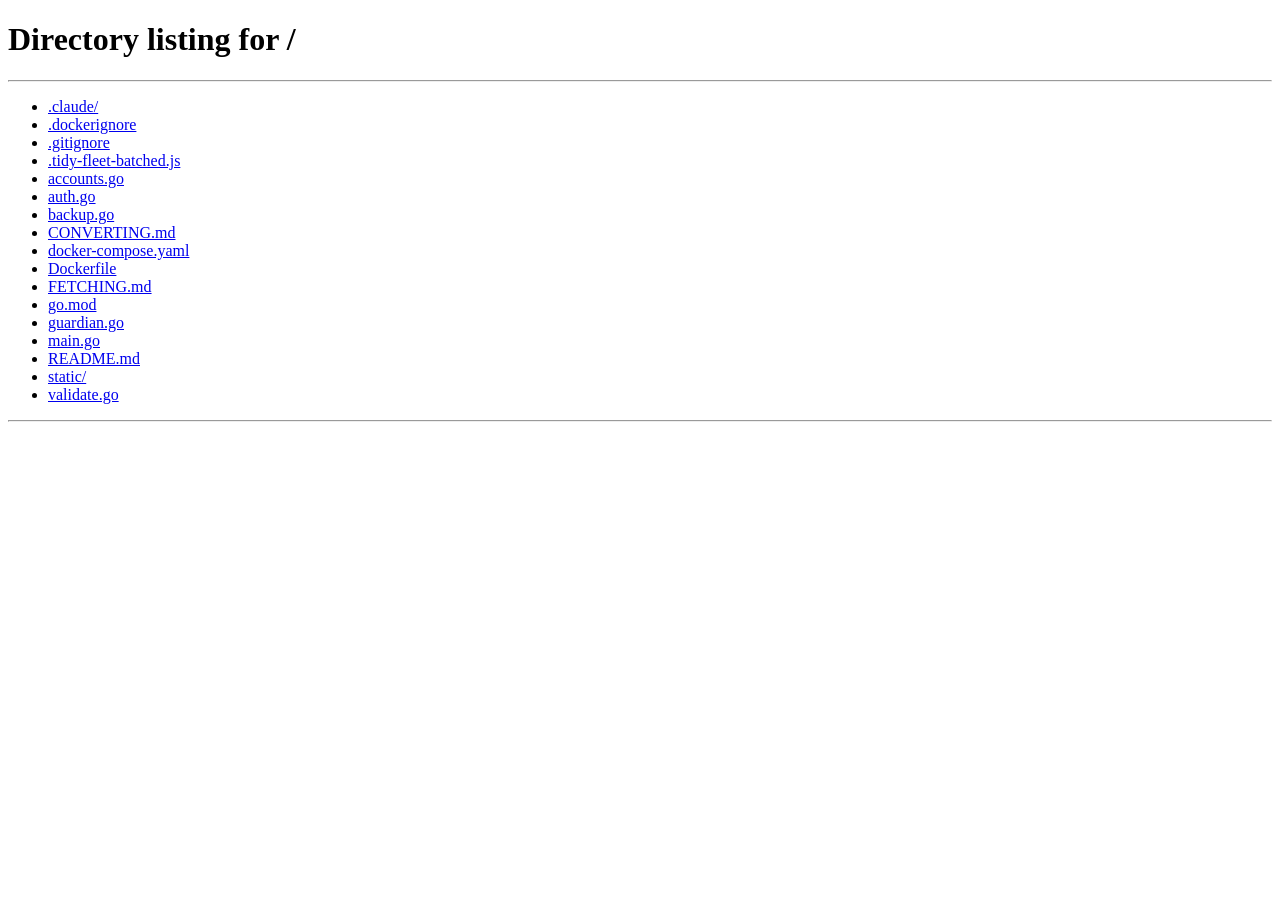
<file: static/cook.html>
<!doctype html>
<html lang="en">
<head>
<meta charset="utf-8">
<meta name="viewport" content="width=device-width, initial-scale=1">
<title>Cook — teatime</title>
<link rel="icon" href="/favicon.svg" type="image/svg+xml">
<link rel="apple-touch-icon" href="/apple-touch-icon.png">
<link rel="stylesheet" href="style.css">
</head>
<body class="editor-page cook-page">
<header class="topbar">
  <a class="brand" href="/">teatime</a>
  <span id="recipeTitle" class="title"></span>
  <span id="total"></span>
  <span class="spacer"></span>
  <div class="clocks">
    <span id="wallClock"></span>
    <span id="clock"></span>
  </div>
  <div class="actions">
    <button id="ingBtn" hidden>Ingredients</button>
    <button id="zoomOut" title="Zoom out">&minus;</button>
    <button id="zoomIn" title="Zoom in">+</button>
    <button id="resetBtn" class="danger" hidden>Reset</button>
    <button id="pauseBtn" hidden>Pause</button>
    <button id="startBtn" class="primary">Start cooking</button>
    <a id="editLink"><button>Edit</button></a>
  </div>
</header>
<main class="board">
  <div class="lanes-col">
    <div class="ruler-spacer"></div>
    <div id="laneNames"></div>
  </div>
  <div class="timeline">
    <div id="ruler"></div>
    <div id="rows"></div>
  </div>
</main>
<div id="cookedBar" hidden></div>
<section id="ingredients" hidden></section>
<div id="alarmbar" hidden></div>
<div id="pausePick" hidden>
  <div class="pause-card"></div>
</div>
<div id="overlay" hidden>
  <div id="bigstep"></div>
</div>
<script src="common.js"></script>
<script src="cook.js"></script>
</body>
</html>
</file>
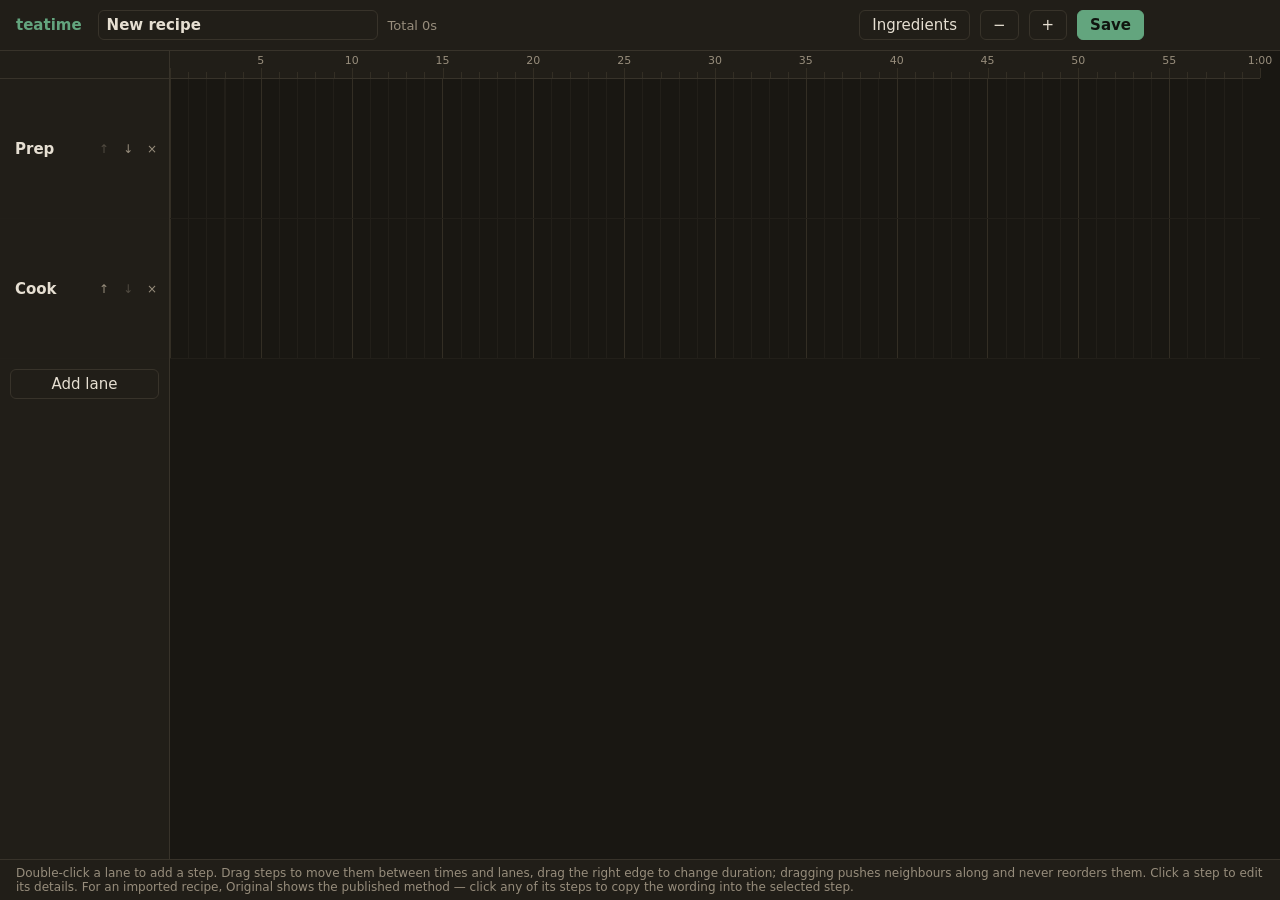
<file: static/editor.html>
<!doctype html>
<html lang="en">
<head>
<meta charset="utf-8">
<meta name="viewport" content="width=device-width, initial-scale=1">
<title>Recipe editor — teatime</title>
<link rel="icon" href="/favicon.svg" type="image/svg+xml">
<link rel="apple-touch-icon" href="/apple-touch-icon.png">
<link rel="stylesheet" href="style.css">
</head>
<body class="editor-page">
<header class="topbar">
  <a class="brand" href="/">teatime</a>
  <input id="recipeName" placeholder="Recipe name" value="New recipe">
  <span id="total"></span>
  <span class="spacer"></span>
  <button id="modeBtn">Ingredients</button>
  <button id="sourceBtn" hidden>Original</button>
  <button id="zoomOut" title="Zoom out">&minus;</button>
  <button id="zoomIn" title="Zoom in">+</button>
  <a id="cookLink" hidden><button>Cook</button></a>
  <button id="saveBtn" class="primary">Save</button>
  <span id="status"></span>
</header>
<main class="board">
  <div class="lanes-col">
    <div class="ruler-spacer"></div>
    <div id="laneNames"></div>
    <button id="addLane">Add lane</button>
  </div>
  <div class="timeline">
    <div id="ruler"></div>
    <div id="rows"></div>
  </div>
  <aside id="panel" hidden>
    <h2>Step</h2>
    <label>Name <input id="stepName"></label>
    <label>Starts at <input id="stepStart"></label>
    <label>Duration <input id="stepDur"></label>
    <label>Alarm
      <select id="stepAlarm">
        <option value="">None</option>
        <option value="start">When it starts</option>
        <option value="end">When it finishes</option>
        <option value="both">Both</option>
      </select>
    </label>
    <label>Instructions <textarea id="stepInstr" rows="10" placeholder="What to do during this step"></textarea></label>
    <button id="stepDelete" class="danger">Delete step</button>
  </aside>
  <aside id="sourcePanel" hidden></aside>
</main>
<section id="ingredientsEd" hidden>
  <label for="ingredientsText">Ingredients, one per line</label>
  <textarea id="ingredientsText" placeholder="2 tbsp olive oil&#10;1 onion, finely chopped"></textarea>
</section>
<footer class="hint">Double-click a lane to add a step. Drag steps to move them between times and lanes, drag the right edge to change duration; dragging pushes neighbours along and never reorders them. Click a step to edit its details. For an imported recipe, Original shows the published method — click any of its steps to copy the wording into the selected step.</footer>
<script src="common.js"></script>
<script src="editor.js"></script>
</body>
</html>
</file>
<file: static/style.css>
:root {
  color-scheme: dark;
  --bg: #191712;
  --surface: #211e18;
  --text: #e6dfd2;
  --muted: #978d7c;
  --border: #38332a;
  --accent: #63a57e;
  --accent-text: #10140f;
  --danger: #d0796c;
  --now: #d9694f;
  --star: #d8a63d;
  --grid: #221f19;
  --grid-strong: #332e24;
  --row-h: 56px;
  --ruler-h: 28px;
  --lanes-w: 170px;
}

* { box-sizing: border-box; }
[hidden] { display: none !important; }

body {
  margin: 0;
  font-family: system-ui, -apple-system, "Segoe UI", sans-serif;
  font-size: 15px;
  color: var(--text);
  background: var(--bg);
}

button {
  font: inherit;
  padding: 5px 12px;
  border: 1px solid var(--border);
  border-radius: 6px;
  background: var(--surface);
  color: var(--text);
  cursor: pointer;
}
button:hover { border-color: var(--muted); }
button:disabled { opacity: 0.4; cursor: default; }
button.primary { background: var(--accent); border-color: var(--accent); color: var(--accent-text); font-weight: 600; }
button.danger { color: var(--danger); }

input, textarea {
  font: inherit;
  padding: 5px 8px;
  border: 1px solid var(--border);
  border-radius: 6px;
  background: var(--surface);
  color: var(--text);
}
input:focus, textarea:focus { outline: 2px solid var(--accent); outline-offset: -1px; }

/* top bar; wraps into extra rows rather than pushing controls offscreen */
.topbar {
  display: flex;
  flex-wrap: wrap;
  align-items: center;
  gap: 6px 10px;
  padding: 10px 16px;
  background: var(--surface);
  border-bottom: 1px solid var(--border);
}
.topbar button { white-space: nowrap; }
/* button group: when it wraps, the spill-over row stays right-aligned */
.topbar .actions { display: flex; flex-wrap: wrap; justify-content: flex-end; gap: inherit; }
.topbar .brand {
  font-weight: 700;
  text-decoration: none;
  color: var(--accent);
  margin-right: 6px;
}
.topbar .title {
  font-weight: 600;
  min-width: 0;
  flex: 0 1 auto;
  white-space: nowrap;
  overflow: hidden;
  text-overflow: ellipsis;
}
.topbar .spacer { flex: 1; }
.topbar #status { color: var(--muted); font-size: 13px; min-width: 110px; }
.topbar #total { color: var(--muted); font-size: 13px; white-space: nowrap; }
.topbar .clocks { display: flex; flex-direction: column; align-items: flex-end; line-height: 1.25; }
.topbar #wallClock { font-size: 12px; color: var(--muted); font-variant-numeric: tabular-nums; }
.topbar #clock { font-variant-numeric: tabular-nums; color: var(--text); font-weight: 600; white-space: nowrap; }
.topbar a { text-decoration: none; }

/* home page */
.home {
  max-width: 1100px;
  margin: 30px auto;
  padding: 0 16px;
}
.home h2 {
  font-size: 13px;
  text-transform: uppercase;
  letter-spacing: 0.05em;
  color: var(--muted);
  margin: 26px 0 8px;
}
.searchbar { display: flex; flex-wrap: wrap; gap: 8px; }
.searchbar input { flex: 1 1 260px; padding: 9px 12px; font-size: 16px; min-width: 0; }
/* backup and restore, account panels */
.panel {
  margin: 40px 0 24px;
  padding: 14px 16px;
  background: var(--surface);
  border: 1px solid var(--border);
  border-radius: 8px;
}
.panel h2 { margin-top: 0; }
.backup-row {
  display: flex;
  flex-wrap: wrap;
  align-items: center;
  gap: 10px;
  margin-bottom: 10px;
}
.backup-note { color: var(--muted); font-size: 13px; margin: 0; }
.backup-mode { display: flex; align-items: center; gap: 6px; font-size: 13px; color: var(--muted); }
.backup-mode input { width: 16px; height: 16px; accent-color: var(--danger); }
#restoreFile { font-size: 13px; max-width: 100%; }

/* Guardian import progress */
#syncPanel {
  margin-top: 16px;
  background: var(--surface);
  border: 1px solid var(--border);
  border-left: 3px solid var(--accent);
  border-radius: 8px;
  padding: 12px 14px;
}
.sync-head { display: flex; align-items: center; gap: 12px; }
.sync-head strong { flex: 1; }
.sync-counts { margin: 6px 0 0; color: var(--muted); font-size: 13px; font-variant-numeric: tabular-nums; }
.sync-error { margin: 6px 0 0; color: var(--danger); font-size: 13px; }
.sync-bar {
  height: 6px;
  margin-top: 10px;
  border-radius: 3px;
  background: var(--grid-strong);
  overflow: hidden;
}
.sync-bar div { height: 100%; background: var(--accent); transition: width 0.3s ease-out; }
.sync-names {
  margin: 8px 0 0;
  padding-left: 18px;
  color: var(--muted);
  font-size: 13px;
  line-height: 1.5;
}
.empty { color: var(--muted); padding: 20px 0; }
#sentinel { height: 1px; }

/* small inline copy button beside a list heading */
.copy-btn {
  margin-left: 10px;
  padding: 2px 10px;
  font-size: 12px;
  text-transform: none;
  letter-spacing: normal;
  vertical-align: middle;
}

/* recipe / meal cards */
.grid {
  display: grid;
  grid-template-columns: repeat(auto-fill, minmax(230px, 1fr));
  gap: 12px;
  margin: 8px 0 4px;
}
.card {
  display: flex;
  flex-direction: column;
  align-items: stretch;
  gap: 8px;
  min-height: 118px;
  padding: 14px;
  text-align: left;
  font: inherit;
  background: var(--surface);
  border: 1px solid var(--border);
  border-radius: 10px;
  cursor: pointer;
}
.card { position: relative; }
.card:hover { border-color: var(--accent); }
.card:focus-visible { outline: 2px solid var(--accent); outline-offset: 2px; }
.card-star {
  position: absolute;
  top: 6px;
  right: 6px;
  border: none;
  background: none;
  padding: 2px 6px;
  font-size: 19px;
  line-height: 1;
  color: var(--muted);
}
.card-star:hover { color: var(--star); }
.card-star.on { color: var(--star); }
.card-title { padding-right: 26px; }
button.starred { border-color: var(--star); color: var(--star); }
.card-title { font-weight: 600; font-size: 16px; line-height: 1.25; }
.card-sub {
  flex: 1;
  font-size: 13px;
  color: var(--muted);
  line-height: 1.4;
  overflow: hidden;
  display: -webkit-box;
  -webkit-line-clamp: 3;
  line-clamp: 3;
  -webkit-box-orient: vertical;
}
.card-foot {
  display: flex;
  justify-content: space-between;
  gap: 8px;
  font-size: 12px;
  color: var(--muted);
  font-variant-numeric: tabular-nums;
}
.card-flag { color: var(--accent); }

/* manage page: cards that hold buttons rather than being one */
.card.static { cursor: default; }
.card.static:hover { border-color: var(--border); }
.card-actions { display: flex; flex-wrap: wrap; gap: 8px; margin-top: 2px; }

/* detail overlay */
#detail {
  position: fixed;
  inset: 0;
  z-index: 50;
  background: rgba(0, 0, 0, 0.6);
  display: flex;
  align-items: flex-start;
  justify-content: center;
  padding: 4vmin 16px;
  overflow-y: auto;
}
#detailCard {
  position: relative;
  width: min(100%, 640px);
  background: var(--surface);
  border: 1px solid var(--border);
  border-radius: 14px;
  padding: 24px;
  box-shadow: 0 20px 60px rgba(0, 0, 0, 0.55);
}
.detail-close {
  position: absolute;
  top: 10px;
  right: 10px;
  border: none;
  background: none;
  color: var(--muted);
  font-size: 24px;
  line-height: 1;
  padding: 4px 10px;
}
.detail-close:hover { color: var(--text); }
#detailCard h1 { font-size: 24px; margin: 0 0 4px; padding-right: 36px; }   /* clear of the close button */
#detailCard h2 {
  font-size: 12px;
  text-transform: uppercase;
  letter-spacing: 0.05em;
  color: var(--muted);
  margin: 22px 0 6px;
}
.detail-meta { color: var(--muted); font-size: 13px; margin: 0; font-variant-numeric: tabular-nums; }
.detail-desc { line-height: 1.5; }
.detail-actions {
  display: flex;
  flex-wrap: wrap;
  gap: 8px;
  margin: 18px 0;
  padding-bottom: 18px;
  border-bottom: 1px solid var(--border);
}
.detail-actions a { text-decoration: none; }
.detail-actions button { padding: 9px 18px; }
.detail-notes {
  background: var(--bg);
  border-left: 3px solid var(--accent);
  border-radius: 6px;
  padding: 2px 14px 12px;
  margin-top: 18px;
}
.detail-notes h2 { margin-top: 14px; color: var(--accent); }
.detail-notes p { margin: 0; line-height: 1.5; white-space: pre-wrap; }
.detail-list { margin: 0; padding-left: 20px; line-height: 1.6; }
.detail-list a { color: var(--accent); }
.detail-lane { margin: 4px 0; font-size: 14px; color: var(--muted); line-height: 1.5; }
.detail-lane strong { color: var(--text); }

/* meal builder */
#meal {
  margin-top: 20px;
  background: var(--surface);
  border: 1px solid var(--accent);
  border-radius: 8px;
  padding: 12px 14px;
}
#meal h2 { margin: 0 0 8px; }
#mealList { list-style: none; margin: 0 0 10px; padding: 0; }
#mealList li { display: flex; align-items: center; gap: 10px; padding: 4px 0; }
#mealList li span:first-child { flex: 1; font-weight: 600; }
#mealList .total { color: var(--muted); font-size: 13px; }
#mealList button { border: none; background: none; color: var(--muted); padding: 2px 6px; }
#mealList button:hover { color: var(--danger); }
.meal-actions { display: flex; align-items: center; gap: 8px; }
.meal-actions #mealTotal { flex: 1; color: var(--muted); font-size: 13px; }
.meal-actions a { text-decoration: none; }

/* board layout, shared by editor and cook pages */
.editor-page { display: flex; flex-direction: column; height: 100vh; overflow: hidden; }
.topbar #recipeName { width: 280px; font-weight: 600; }

.board {
  flex: 1;
  display: flex;
  min-height: 0;
}

.lanes-col {
  width: var(--lanes-w);
  flex-shrink: 0;
  border-right: 1px solid var(--border);
  background: var(--surface);
  display: flex;
  flex-direction: column;
  overflow-y: auto;
}
.ruler-spacer { height: var(--ruler-h); flex-shrink: 0; border-bottom: 1px solid var(--border); }
.lane-name {
  height: var(--row-h);
  flex-shrink: 0;
  display: flex;
  align-items: center;
  gap: 2px;
  padding: 0 6px;
  border-bottom: 1px solid var(--grid);
}
.lane-name input {
  flex: 1;
  min-width: 0;
  border-color: transparent;
  background: transparent;
  font-weight: 600;
}
.lane-name input:hover, .lane-name input:focus { border-color: var(--border); background: var(--surface); }
.lane-name .lane-label { font-weight: 600; padding: 0 4px; }
.lane-text { display: flex; flex-direction: column; min-width: 0; overflow: hidden; }
.lane-text .lane-label { padding: 0; line-height: 1.25; }
.lane-text .lane-sub {
  font-size: 11px;
  color: var(--muted);
  line-height: 1.25;
  white-space: nowrap;
  overflow: hidden;
  text-overflow: ellipsis;
}
.lane-name button {
  padding: 2px 6px;
  border: none;
  background: none;
  color: var(--muted);
  font-size: 12px;
}
.lane-name button:hover { color: var(--text); }
#addLane { margin: 10px; }

.timeline {
  flex: 1;
  overflow: auto;
  position: relative;
}
#ruler {
  position: sticky;
  top: 0;
  z-index: 3;
  height: var(--ruler-h);
  background: var(--surface);
  border-bottom: 1px solid var(--border);
}
#ruler .tick {
  position: absolute;
  bottom: 0;
  width: 1px;
  height: 6px;
  background: var(--grid-strong);
}
#ruler .tick.major { height: 10px; }
#ruler .lbl {
  position: absolute;
  top: 3px;
  transform: translateX(-50%);
  font-size: 11px;
  color: var(--muted);
}
#rows { position: relative; }
.row {
  position: absolute;
  left: 0;
  right: 0;
  height: var(--row-h);
  border-bottom: 1px solid var(--grid);
}

.step {
  position: absolute;
  height: calc(var(--row-h) - 10px);
  border-radius: 6px;
  background: var(--step-bg, #4f8a67);
  color: #f4f1ea;
  padding: 5px 8px;
  overflow: hidden;
  cursor: grab;
  user-select: none;
  touch-action: none;
  z-index: 1;
}
.step.selected { outline: 2px solid var(--text); z-index: 2; }

/* Pushed steps move in 30-second quanta; a short ease smooths that into a slide.
   The dragged step itself is excluded so it tracks the pointer exactly. */
.timeline.dragging .step { transition: left 0.09s ease-out, top 0.09s ease-out, width 0.09s ease-out; }
.timeline.dragging .step.dragged { transition: none; z-index: 3; }
.step .name {
  display: block;
  font-size: 15px;
  font-weight: 600;
  white-space: nowrap;
  overflow: hidden;
  text-overflow: ellipsis;
}
.step .dur { display: block; font-size: 12px; opacity: 0.85; }
.step .handle {
  position: absolute;
  right: 0;
  top: 0;
  bottom: 0;
  width: 8px;
  cursor: ew-resize;
}

/* step detail panel (editor) */
#panel {
  width: 300px;
  flex-shrink: 0;
  border-left: 1px solid var(--border);
  background: var(--surface);
  padding: 16px;
  overflow-y: auto;
  display: flex;
  flex-direction: column;
  gap: 12px;
}
#panel h2 { margin: 0; font-size: 15px; }
#panel label { display: flex; flex-direction: column; gap: 4px; font-size: 13px; color: var(--muted); }
#panel textarea { resize: vertical; }

/* the recipe as originally published, beside the editor */
#sourcePanel {
  width: 340px;
  flex-shrink: 0;
  border-left: 1px solid var(--border);
  background: var(--surface);
  padding: 16px;
  overflow-y: auto;
  font-size: 14px;
  line-height: 1.5;
}
#sourcePanel h2 { margin: 0 0 4px; font-size: 17px; }
#sourcePanel h3 {
  margin: 20px 0 6px;
  font-size: 12px;
  text-transform: uppercase;
  letter-spacing: 0.05em;
  color: var(--muted);
}
.src-meta { margin: 0; color: var(--muted); font-size: 12px; }
.src-link { display: inline-block; margin-top: 6px; color: var(--accent); font-size: 12px; }
.src-desc { color: var(--muted); }
.src-section { margin: 12px 0 2px; font-weight: 600; font-size: 13px; }
.src-list { margin: 0; padding-left: 18px; }
.src-method { margin: 0; padding-left: 20px; }
.src-method li { margin-bottom: 10px; cursor: pointer; border-radius: 4px; padding: 2px 4px; }
.src-method li:hover { background: var(--bg); outline: 1px solid var(--border); }

.hint {
  padding: 6px 16px;
  font-size: 12px;
  color: var(--muted);
  background: var(--surface);
  border-top: 1px solid var(--border);
}

/* ingredients: cook-mode gather list */
#ingredients {
  flex: 1;
  overflow-y: auto;
  padding: 24px 16px;
}
#ingredients .ing-inner { max-width: 720px; margin: 0 auto; }
#ingredients h1 { font-size: 26px; margin: 0 0 6px; }
#ingredients h2 { font-size: 18px; color: var(--accent); margin: 22px 0 4px; }
#ingredients label {
  display: flex;
  align-items: center;
  gap: 14px;
  font-size: 21px;
  padding: 10px 2px;
  border-bottom: 1px solid var(--grid);
  cursor: pointer;
}
#ingredients input[type=checkbox] {
  width: 26px;
  height: 26px;
  flex-shrink: 0;
  accent-color: var(--accent);
}
#ingredients input:checked + span { opacity: 0.4; text-decoration: line-through; }
#ingredients label span { user-select: text; }
#ingredients .ing-head { display: flex; align-items: baseline; gap: 6px; }
#startBtn2 { display: block; margin: 26px 0; font-size: 20px; padding: 14px 36px; }

/* ingredients: editor mode */
#ingredientsEd {
  flex: 1;
  display: flex;
  flex-direction: column;
  gap: 8px;
  padding: 20px;
  max-width: 720px;
  width: 100%;
  margin: 0 auto;
}
#ingredientsEd label { color: var(--muted); font-size: 13px; }
#ingredientsEd textarea { flex: 1; font-size: 16px; line-height: 1.7; resize: none; }

/* cook mode */
.step.clickable { cursor: pointer; }
.step.ticked { filter: grayscale(1); opacity: 0.45; }
.step.paused { outline: 1px dashed rgba(255, 255, 255, 0.55); }

/* pause */
#pauseBtn.paused { border-color: var(--now); color: var(--now); }
.lane-name.paused .lane-label { color: var(--now); }
.lane-pause-badge { display: none; color: var(--now); font-size: 12px; margin-left: 4px; }
.lane-name.paused .lane-pause-badge { display: inline; }
#pausePick {
  position: fixed;
  inset: 0;
  z-index: 55;
  background: rgba(0, 0, 0, 0.6);
  display: flex;
  align-items: center;
  justify-content: center;
  padding: 4vmin;
}
.pause-card {
  background: var(--surface);
  border: 1px solid var(--border);
  border-radius: 14px;
  padding: 22px;
  width: min(94vw, 420px);
  display: flex;
  flex-direction: column;
  gap: 8px;
}
.pause-card h2 { margin: 0 0 4px; font-size: 17px; }
.pause-card .pause-note { color: var(--muted); font-size: 13px; margin: 0 0 4px; }
.pause-card button { padding: 10px 14px; font-size: 15px; text-align: left; }
.pause-card button.paused { border-color: var(--now); color: var(--now); }

/* alarm banner */
#alarmbar {
  position: fixed;
  left: 0;
  right: 0;
  bottom: 0;
  z-index: 60;
  display: flex;
  flex-wrap: wrap;
  align-items: center;
  gap: 10px 20px;
  padding: 16px 20px;
  background: var(--now);
  color: #fff;
  font-size: 20px;
  box-shadow: 0 -6px 24px rgba(0, 0, 0, 0.4);
  animation: alarm-in 0.25s ease-out;
}
@keyframes alarm-in { from { transform: translateY(100%); } to { transform: translateY(0); } }
#alarmbar .alarm-row { flex: 1 1 auto; min-width: 0; }
#alarmbar .alarm-row span { opacity: 0.9; }
#alarmbar button {
  border: none;
  border-radius: 10px;
  background: rgba(255, 255, 255, 0.95);
  color: #1c1a15;
  font-size: 17px;
  font-weight: 700;
  padding: 12px 26px;
}
.step.has-alarm .name::after {
  content: '';
  display: inline-block;
  width: 7px;
  height: 7px;
  margin-left: 6px;
  border-radius: 50%;
  background: rgba(255, 255, 255, 0.9);
  vertical-align: middle;
}

/* tap a step: full-screen reader card */
#overlay {
  position: fixed;
  inset: 0;
  z-index: 50;
  background: rgba(0, 0, 0, 0.65);
  display: flex;
  align-items: center;
  justify-content: center;
  padding: 4vmin;
}
#overlay[hidden] { display: none; }
#bigstep {
  background: var(--step-bg, #4f8a67);
  color: #f7f4ee;
  border-radius: 18px;
  width: min(94vw, 700px);
  max-height: 88vh;
  overflow-y: auto;
  padding: clamp(24px, 5vmin, 44px);
  box-shadow: 0 20px 60px rgba(0, 0, 0, 0.6);
}
#bigstep .name {
  font-size: clamp(28px, 5vw, 40px);
  font-weight: 700;
  line-height: 1.15;
}
#bigstep .meta {
  font-size: clamp(16px, 2.5vw, 20px);
  opacity: 0.85;
  margin-top: 8px;
  font-variant-numeric: tabular-nums;
}
#bigstep .instr {
  font-size: clamp(20px, 3.5vw, 28px);
  line-height: 1.5;
  margin: clamp(18px, 3vmin, 30px) 0;
  white-space: pre-wrap;
}
#bigstep .done-btn {
  display: block;
  margin-left: auto;
  border: none;
  border-radius: 10px;
  background: rgba(255, 255, 255, 0.94);
  color: #1c1a15;
  font-size: 18px;
  font-weight: 700;
  padding: 12px 30px;
}
.step .progress {
  position: absolute;
  left: 0;
  top: 0;
  bottom: 0;
  width: 0;
  background: rgba(255, 255, 255, 0.16);
  pointer-events: none;
}
.step.done { opacity: 0.35; }
.step.active { outline: 2px solid var(--now); z-index: 2; }

#nowline {
  position: absolute;
  top: 0;
  bottom: 0;
  width: 2px;
  background: var(--now);
  z-index: 2;
  pointer-events: none;
}
#nowbubble {
  position: absolute;
  top: 3px;
  transform: translateX(-50%);
  background: var(--now);
  color: #fff;
  font-size: 11px;
  font-variant-numeric: tabular-nums;
  padding: 1px 7px;
  border-radius: 10px;
  z-index: 4;
  pointer-events: none;
}

/* phones: reclaim width for the timeline, tighten the chrome */
@media (max-width: 700px) {
  /* only where lane names are read-only; the editor's inputs need the room */
  .cook-page { --lanes-w: 104px; }
  .topbar { padding: 8px 10px; gap: 6px 8px; }
  .topbar button { padding: 5px 10px; }
  .topbar .brand { margin-right: 0; }
  .topbar #total { display: none; }   /* the running clock already shows it */
  .topbar .actions { flex: 1 1 0; min-width: 0; }
  .topbar #recipeName { width: 100%; flex: 1 1 160px; min-width: 0; }
  .home { margin: 14px auto; }
  .lane-name { padding: 0 6px; }
  .lane-text .lane-label { font-size: 13px; white-space: normal; }
  #detailCard { padding: 20px 16px; }
  #panel { width: min(300px, 82vw); }
  #sourcePanel { width: min(340px, 82vw); }
}

/* fat-finger insurance on touch screens */
@media (pointer: coarse) {
  .card-star { font-size: 24px; padding: 8px 12px; }
  .detail-close { font-size: 28px; padding: 8px 14px; top: 4px; right: 4px; }
  #detailCard h1 { padding-right: 44px; }
  #mealList button { padding: 6px 14px; font-size: 20px; }
  .lane-name button { padding: 6px 8px; font-size: 13px; }
  .copy-btn { padding: 6px 14px; }
}


/* sign-in page */
.login {
  max-width: 320px;
  margin: 18vh auto 0;
  padding: 0 16px;
  display: flex;
  flex-direction: column;
  gap: 10px;
}
.login h1 { margin: 0 0 10px; font-size: 26px; }
.login label { color: var(--muted); font-size: 13px; }
.login input[type=password] { padding: 10px 12px; font-size: 17px; }
.login button { padding: 10px; font-size: 16px; }
.login-error { margin: 0; color: var(--danger); }
.login-note { margin: 4px 0 0; color: var(--muted); font-size: 13px; }

/* cook view: steps are tapped, not dragged, so a swipe on one must still
   scroll the timeline */
.cook-page .step { touch-action: pan-x pan-y; cursor: pointer; }

/* scrubbing: drag along the ruler to move the clock */
.cook-page #ruler { touch-action: none; cursor: ew-resize; }
#nowbubble.scrubbing { background: var(--text); color: var(--bg); }
#scrubline {
  position: absolute;
  top: 0;
  bottom: 0;
  width: 2px;
  margin-left: -1px;
  background: var(--text);
  opacity: 0.8;
  z-index: 3;
  pointer-events: none;
}

/* end-of-recipe "cooked!" bar */
#cookedBar {
  flex: none;
  display: flex;
  align-items: center;
  justify-content: flex-end;
  gap: 10px;
  padding: 8px 14px;
  border-top: 1px solid var(--border, rgba(128, 128, 128, 0.3));
}
#cookedBar[hidden] { display: none; }
#cookedBar .cooked-note { opacity: 0.7; }

.panel + .panel { margin-top: 16px; }
#pwForm[hidden] { display: none; }
.user-row { flex-wrap: nowrap; }
.user-row .user-name { flex: 1 1 auto; min-width: 0; overflow-wrap: anywhere; }
.user-row select { padding: 6px; }
.panel input[type=text], .panel input[type=password] { padding: 7px 10px; min-width: 0; flex: 1 1 160px; }

/* hidden items on Manage: a short scrolling list, not a wall of cards */
.scroll-list {
  max-height: 15rem;
  overflow-y: auto;
  border: 1px solid var(--border);
  border-radius: 8px;
  background: var(--surface);
}
.hid-row {
  display: flex;
  align-items: center;
  gap: 10px;
  padding: 6px 10px;
  border-bottom: 1px solid var(--border);
}
.hid-row:last-child { border-bottom: none; }
.hid-name { flex: 1 1 auto; min-width: 0; overflow: hidden; text-overflow: ellipsis; white-space: nowrap; }
.hid-foot { flex: none; color: var(--muted); font-size: 13px; }
.hid-row button { flex: none; padding: 4px 10px; }
</file>
